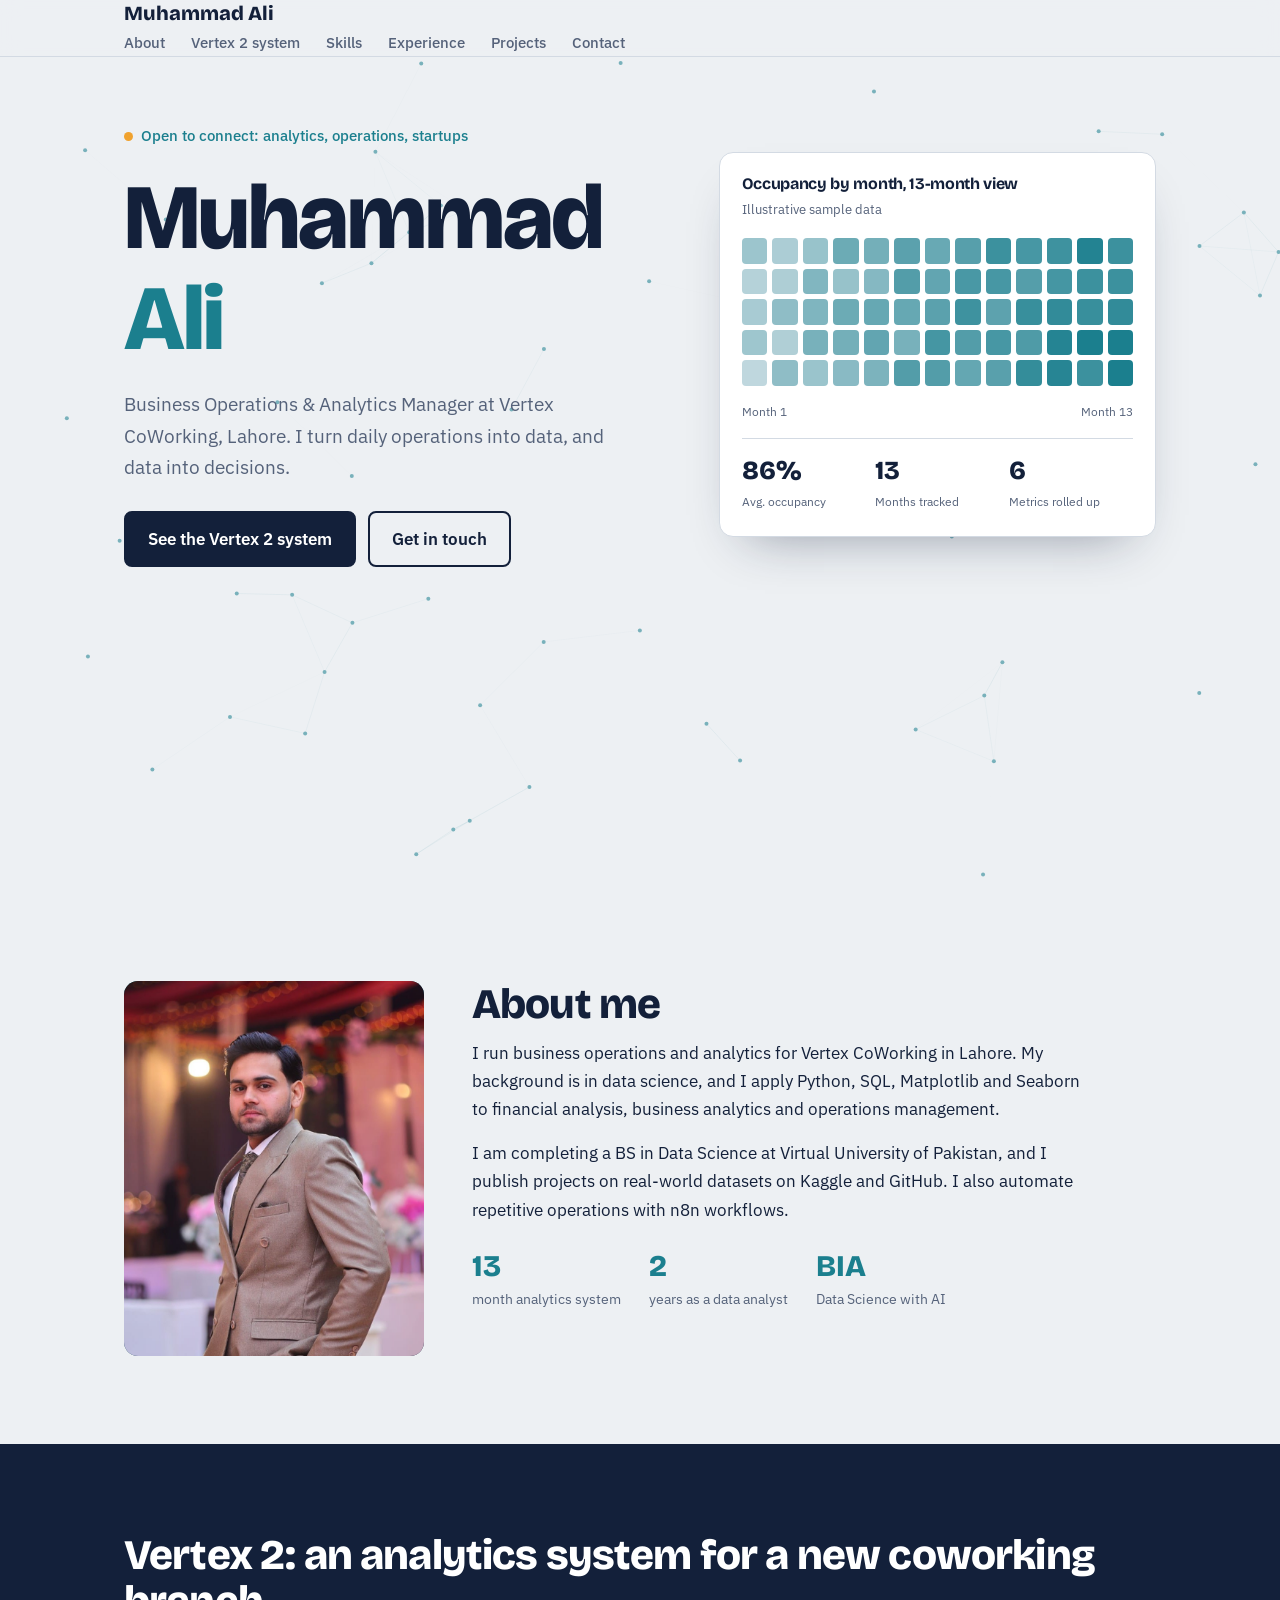
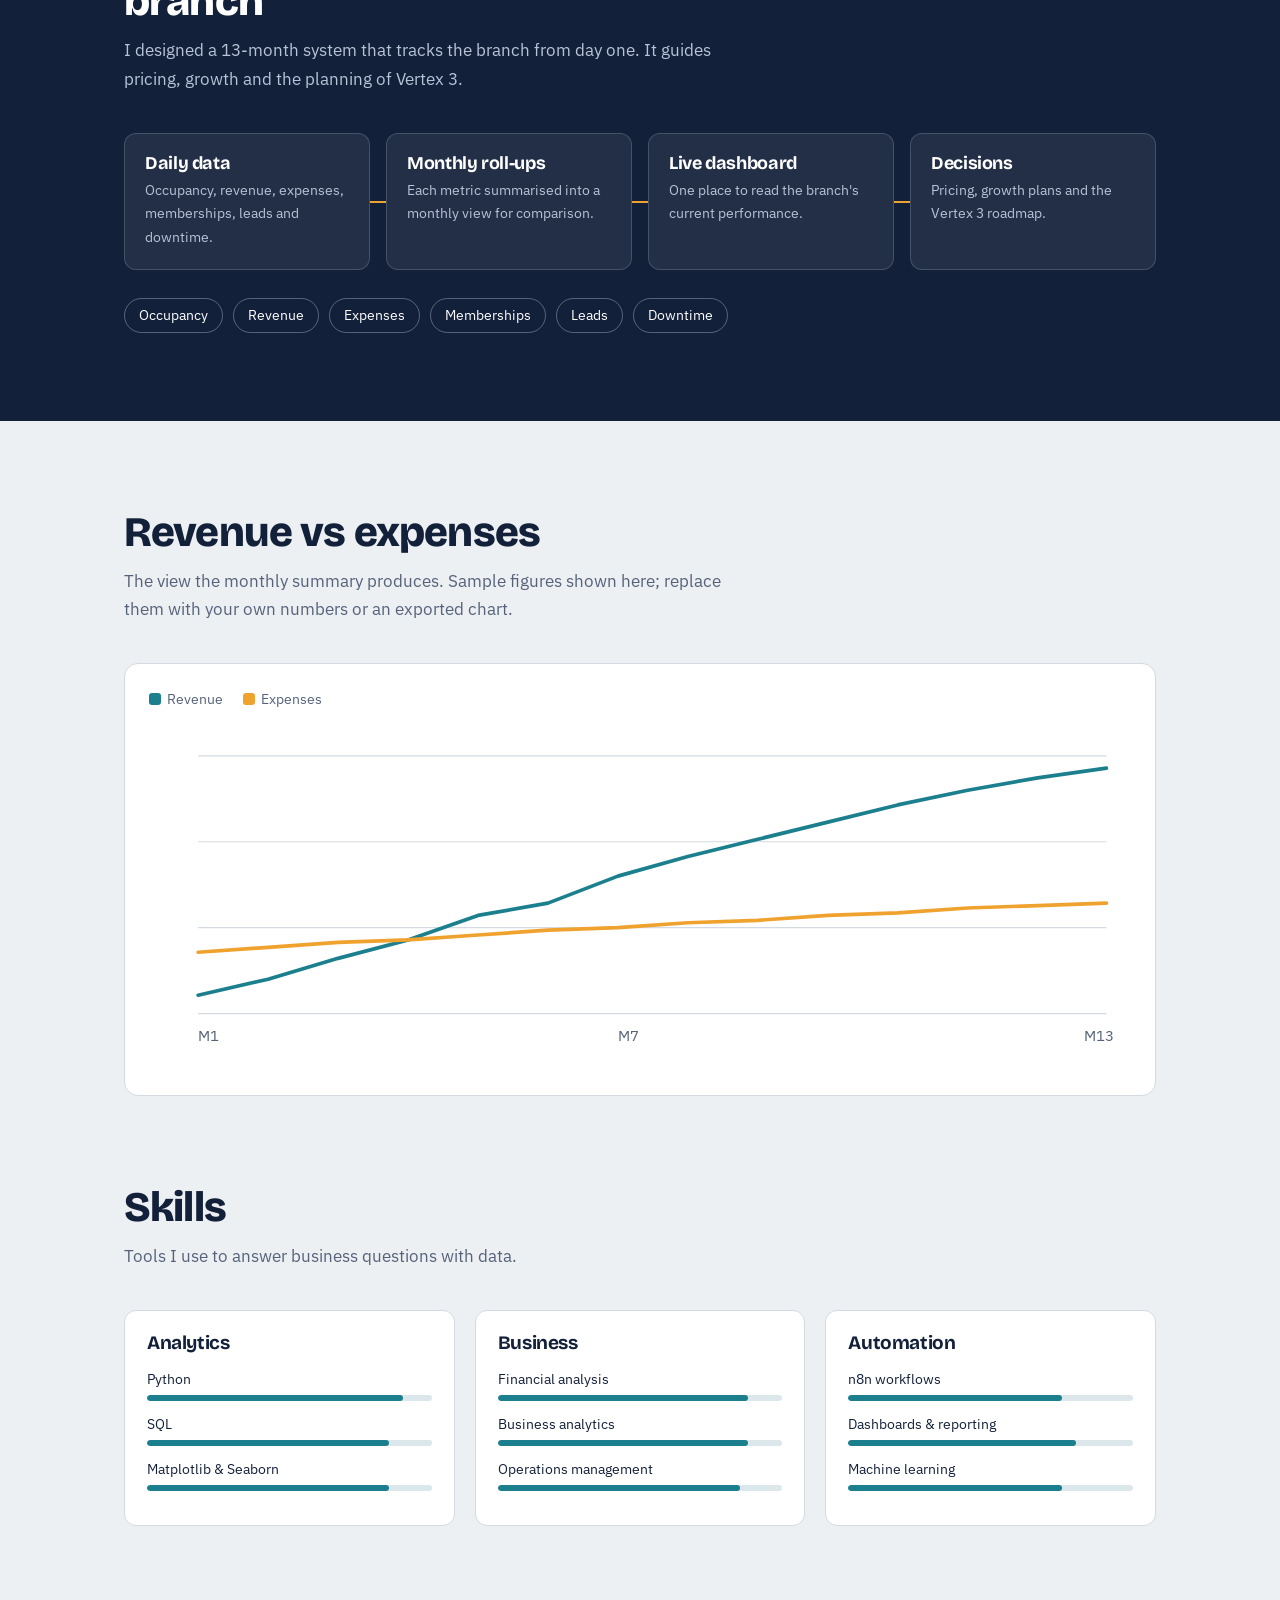
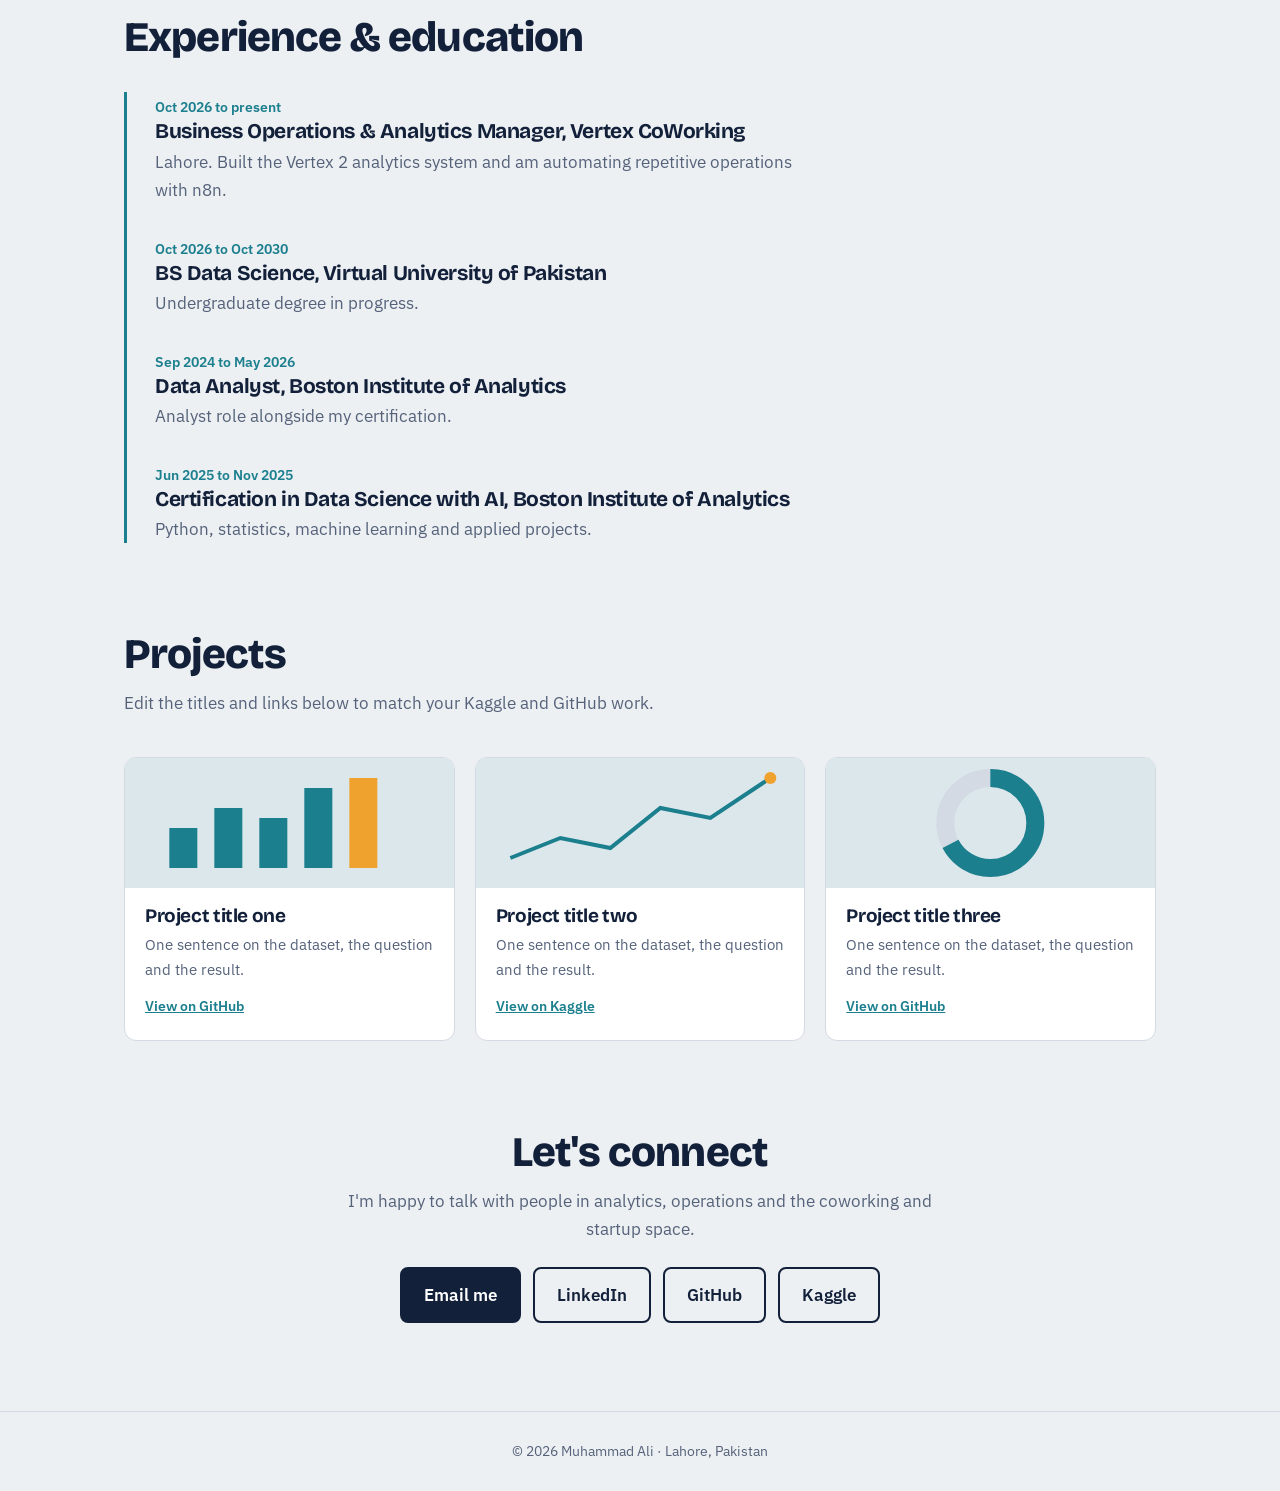
<file: index.html>
<!DOCTYPE html>
<html lang="en">
<head>
<meta charset="utf-8">
<meta name="viewport" content="width=device-width, initial-scale=1">
<title>Muhammad Ali | Business Operations & Analytics</title>
<meta name="description" content="Muhammad Ali, Business Operations & Analytics Manager at Vertex CoWorking, Lahore. Data science, financial analysis and operations automation.">
<link rel="preconnect" href="https://fonts.googleapis.com">
<link rel="preconnect" href="https://fonts.gstatic.com" crossorigin>
<link href="https://fonts.googleapis.com/css2?family=Bricolage+Grotesque:opsz,wght@12..96,500;12..96,700;12..96,800&family=IBM+Plex+Sans:wght@400;500;600&display=swap" rel="stylesheet">
<style>
:root{
  --paper:#EDF0F3; --card:#FFFFFF; --ink:#13203A; --muted:#55627A;
  --teal:#1B7F8E; --amber:#F0A22E; --line:#D3DAE3; --soft:#DCE7EC;
  --head:'Bricolage Grotesque',system-ui,sans-serif; --body:'IBM Plex Sans',system-ui,sans-serif;
}
*{box-sizing:border-box;margin:0}
html{scroll-behavior:smooth}
body{background:var(--paper);color:var(--ink);font:400 17px/1.65 var(--body)}
a{color:inherit}
:focus-visible{outline:3px solid var(--amber);outline-offset:3px}
.wrap{max-width:1080px;margin:0 auto;padding:0 24px}
section{padding:88px 0}
h1,h2,h3{font-family:var(--head);line-height:1.1;letter-spacing:-.02em}
h2{font-size:clamp(28px,4vw,42px);font-weight:800;margin-bottom:12px}
.lead{color:var(--muted);max-width:60ch;margin-bottom:40px}
nav{position:sticky;top:0;z-index:20;background:rgba(237,240,243,.88);backdrop-filter:blur(10px);border-bottom:1px solid var(--line)}
av .wrap{display:flex;justify-content:space-between;align-items:center;height:64px}
nav b{font:800 20px var(--head)}
nav ul{display:flex;gap:26px;list-style:none;padding:0}
nav a{text-decoration:none;font-weight:500;font-size:15px;color:var(--muted)}
nav a:hover{color:var(--ink)}
@media(max-width:700px){nav ul{display:none}}
#top{padding:64px 0 40px;min-height:calc(100vh - 64px)}
canvas#net{position:absolute;inset:0;width:100%;height:100%;z-index:0;opacity:.55}
.hero{position:relative;overflow:hidden}
.hero .wrap{position:relative;z-index:1;display:grid;grid-template-columns:1.25fr 1fr;gap:48px;align-items:center}
@media(max-width:860px){.hero .wrap{grid-template-columns:1fr}}
.tag{display:inline-flex;gap:8px;align-items:center;font-weight:500;font-size:15px;color:var(--teal);margin-bottom:18px}
.dot{width:9px;height:9px;border-radius:50%;background:var(--amber);animation:pulse 2s infinite}
@keyframes pulse{50%{box-shadow:0 0 0 8px rgba(240,162,46,0)}0%{box-shadow:0 0 0 0 rgba(240,162,46,.6)}}
h1{font-size:clamp(46px,8vw,92px);font-weight:800;margin-bottom:20px}
h1 span{display:block;overflow:hidden}
h1 span i{display:block;font-style:normal;transform:translateY(105%);animation:rise .9s cubic-bezier(.2,.8,.2,1) forwards}
h1 span:nth-child(2) i{animation-delay:.12s;color:var(--teal)}
@keyframes rise{to{transform:none}}
.sub{font-size:19px;color:var(--muted);max-width:46ch;margin-bottom:28px}
.btns{display:flex;gap:12px;flex-wrap:wrap}
.btn{padding:12px 22px;border-radius:8px;font-weight:600;text-decoration:none;border:2px solid var(--ink);transition:.2s}
.btn.p{background:var(--ink);color:#fff}
.btn.p:hover{background:var(--teal);border-color:var(--teal)}
.btn.s:hover{background:var(--ink);color:#fff}
.board{background:var(--card);border:1px solid var(--line);border-radius:14px;padding:22px;box-shadow:0 24px 50px -28px rgba(19,32,58,.45)}
.board h3{font-size:16px;font-weight:700;margin-bottom:2px}
.board small{color:var(--muted);font-size:13px}
.heat{display:grid;grid-template-columns:repeat(13,1fr);gap:5px;margin:16px 0}
.heat div{aspect-ratio:1;border-radius:4px;background:var(--soft);transition:background .5s}
.legend{display:flex;justify-content:space-between;font-size:12px;color:var(--muted)}
.kpis{display:grid;grid-template-columns:repeat(3,1fr);gap:10px;margin-top:16px;padding-top:16px;border-top:1px solid var(--line)}
.kpis b{display:block;font:800 26px var(--head)}
.kpis span{font-size:12px;color:var(--muted)}
.about{display:grid;grid-template-columns:300px 1fr;gap:48px;align-items:start}
@media(max-width:760px){.about{grid-template-columns:1fr}}
.photo{position:relative;width:100%;aspect-ratio:4/5;border-radius:14px;overflow:hidden;background:linear-gradient(150deg,var(--teal),var(--ink));display:grid;place-items:center;color:#fff;font:800 72px var(--head)}
.photo img{position:absolute;inset:0;width:100%;height:100%;object-fit:cover}
.about p{margin-bottom:16px;max-width:62ch}
.facts{display:flex;gap:28px;flex-wrap:wrap;margin-top:24px}
.facts b{display:block;font:800 30px var(--head);color:var(--teal)}
.facts span{font-size:14px;color:var(--muted)}
.band{background:var(--ink);color:#fff}
.band .lead{color:#B8C3D6}
.flow{display:grid;grid-template-columns:repeat(4,1fr);gap:16px}
@media(max-width:860px){.flow{grid-template-columns:1fr 1fr}}
.node{background:rgba(255,255,255,.07);border:1px solid rgba(255,255,255,.16);border-radius:12px;padding:20px;position:relative}
.node h3{font-size:18px;margin-bottom:6px}
.node p{font-size:14px;color:#B8C3D6}
.node:not(:last-child)::after{content:"";position:absolute;right:-17px;top:50%;width:16px;height:2px;background:var(--amber)}
@media(max-width:860px){.node::after{display:none}}
.metrics{display:flex;gap:10px;flex-wrap:wrap;margin-top:28px}
.chip{border:1px solid rgba(255,255,255,.3);border-radius:99px;padding:5px 14px;font-size:14px}
.chartbox{background:var(--card);border:1px solid var(--line);border-radius:14px;padding:24px;margin-top:8px}
svg text{font:12px var(--body);fill:var(--muted)}
.ln{fill:none;stroke-width:3;stroke-linecap:round;stroke-linejoin:round;stroke-dasharray:1200;stroke-dashoffset:1200}
.ln.on{animation:draw 2.2s ease forwards}
@keyframes draw{to{stroke-dashoffset:0}}
.key{display:flex;gap:20px;font-size:14px;margin-bottom:8px;color:var(--muted)}
.key i{display:inline-block;width:12px;height:12px;border-radius:3px;margin-right:6px;vertical-align:-1px}
.skills{display:grid;grid-template-columns:repeat(3,1fr);gap:20px}
@media(max-width:860px){.skills{grid-template-columns:1fr}}
.sk{background:var(--card);border:1px solid var(--line);border-radius:12px;padding:22px}
.sk h3{font-size:19px;margin-bottom:14px}
.bar{margin-bottom:12px}
.bar div{display:flex;justify-content:space-between;font-size:14px;margin-bottom:4px}
.bar em{display:block;height:6px;border-radius:3px;background:var(--soft);overflow:hidden}
.bar em::after{content:"";display:block;height:100%;width:0;background:var(--teal);border-radius:3px;transition:width 1.2s cubic-bezier(.2,.8,.2,1)}
.sk.on .bar em::after{width:var(--w)}
.tl{border-left:3px solid var(--teal);padding-left:28px;display:grid;gap:30px}
.tl h3{font-size:21px}
.tl small{color:var(--teal);font-weight:600;font-size:14px}
.tl p{color:var(--muted);max-width:64ch;margin-top:4px}
.proj{display:grid;grid-template-columns:repeat(3,1fr);gap:20px}
@media(max-width:860px){.proj{grid-template-columns:1fr}}
.pc{background:var(--card);border:1px solid var(--line);border-radius:12px;overflow:hidden;text-decoration:none;display:flex;flex-direction:column;transition:transform .25s,box-shadow .25s}
.pc:hover{transform:translateY(-4px);box-shadow:0 18px 36px -22px rgba(19,32,58,.5)}
.pc svg{display:block;width:100%;height:130px;background:var(--soft)}
.pc div{padding:18px 20px 22px}
.pc h3{font-size:19px;margin-bottom:6px}
.pc p{font-size:15px;color:var(--muted)}
.pc u{display:block;margin-top:12px;font-weight:600;font-size:14px;color:var(--teal)}
.contact{text-align:center}
.contact .btns{justify-content:center;margin-top:24px}
footer{padding:28px 0;text-align:center;font-size:14px;color:var(--muted);border-top:1px solid var(--line)}
@media(prefers-reduced-motion:reduce){*{animation:none!important;transition:none!important}h1 span i{transform:none}.ln{stroke-dashoffset:0}.bar em::after{width:var(--w)}}
</style>
</head>
<body>
<nav><div class="wrap"><b>Muhammad Ali</b><ul><li><a href="#about">About</a></li><li><a href="#system">Vertex 2 system</a></li><li><a href="#skills">Skills</a></li><li><a href="#experience">Experience</a></li><li><a href="#projects">Projects</a></li><li><a href="#contact">Contact</a></li></ul></div></nav>
<header class="hero" id="top"><canvas id="net" aria-hidden="true"></canvas><div class="wrap"><div><p class="tag"><span class="dot"></span>Open to connect: analytics, operations, startups</p><h1><span><i>Muhammad</i></span><span><i>Ali</i></span></h1><p class="sub">Business Operations &amp; Analytics Manager at Vertex CoWorking, Lahore. I turn daily operations into data, and data into decisions.</p><div class="btns"><a class="btn p" href="#system">See the Vertex 2 system</a><a class="btn s" href="#contact">Get in touch</a></div></div><div class="board" role="img" aria-label="Sample occupancy heatmap for 13 months"><h3>Occupancy by month, 13-month view</h3><small>Illustrative sample data</small><div class="heat" id="heat"></div><div class="legend"><span>Month 1</span><span>Month 13</span></div><div class="kpis"><div><b data-to="86" data-suf="%">0</b><span>Avg. occupancy</span></div><div><b data-to="13">0</b><span>Months tracked</span></div><div><b data-to="6">0</b><span>Metrics rolled up</span></div></div></div></div></header>
<section id="about"><div class="wrap about"><div class="photo">MA<img src="assets/profile.jpg" alt="Portrait of Muhammad Ali" onerror="this.remove()"></div><div><h2>About me</h2><p>I run business operations and analytics for Vertex CoWorking in Lahore. My background is in data science, and I apply Python, SQL, Matplotlib and Seaborn to financial analysis, business analytics and operations management.</p><p>I am completing a BS in Data Science at Virtual University of Pakistan, and I publish projects on real-world datasets on Kaggle and GitHub. I also automate repetitive operations with n8n workflows.</p><div class="facts"><div><b>13</b><span>month analytics system</span></div><div><b>2</b><span>years as a data analyst</span></div><div><b>BIA</b><span>Data Science with AI</span></div></div></div></div></section>
<section id="system" class="band"><div class="wrap"><h2>Vertex 2: an analytics system for a new coworking branch</h2><p class="lead">I designed a 13-month system that tracks the branch from day one. It guides pricing, growth and the planning of Vertex 3.</p><div class="flow"><div class="node"><h3>Daily data</h3><p>Occupancy, revenue, expenses, memberships, leads and downtime.</p></div><div class="node"><h3>Monthly roll-ups</h3><p>Each metric summarised into a monthly view for comparison.</p></div><div class="node"><h3>Live dashboard</h3><p>One place to read the branch's current performance.</p></div><div class="node"><h3>Decisions</h3><p>Pricing, growth plans and the Vertex 3 roadmap.</p></div></div><div class="metrics"><span class="chip">Occupancy</span><span class="chip">Revenue</span><span class="chip">Expenses</span><span class="chip">Memberships</span><span class="chip">Leads</span><span class="chip">Downtime</span></div></div></section>
<section><div class="wrap"><h2>Revenue vs expenses</h2><p class="lead">The view the monthly summary produces. Sample figures shown here; replace them with your own numbers or an exported chart.</p><div class="chartbox"><div class="key"><span><i style="background:var(--teal)"></i>Revenue</span><span><i style="background:var(--amber)"></i>Expenses</span></div><svg id="chart" viewBox="0 0 800 280" width="100%" role="img" aria-label="Line chart: revenue rising above expenses over 13 months"><g stroke="#D3DAE3"><line x1="40" y1="30" x2="780" y2="30"/><line x1="40" y1="100" x2="780" y2="100"/><line x1="40" y1="170" x2="780" y2="170"/><line x1="40" y1="240" x2="780" y2="240"/></g><path class="ln" id="l1" stroke="#1B7F8E" d="M40 225 L97 212 L154 195 L211 180 L268 160 L325 150 L382 128 L439 112 L496 98 L553 84 L610 70 L667 58 L724 48 L780 40"/><path class="ln" id="l2" stroke="#F0A22E" d="M40 190 L97 186 L154 182 L211 180 L268 176 L325 172 L382 170 L439 166 L496 164 L553 160 L610 158 L667 154 L724 152 L780 150"/><text x="40" y="262">M1</text><text x="382" y="262">M7</text><text x="762" y="262">M13</text></svg></div></div></section>
<section id="skills" style="padding-top:0"><div class="wrap"><h2>Skills</h2><p class="lead">Tools I use to answer business questions with data.</p><div class="skills"><div class="sk"><h3>Analytics</h3><div class="bar" style="--w:90%"><div><span>Python</span></div><em></em></div><div class="bar" style="--w:85%"><div><span>SQL</span></div><em></em></div><div class="bar" style="--w:85%"><div><span>Matplotlib &amp; Seaborn</span></div><em></em></div></div><div class="sk"><h3>Business</h3><div class="bar" style="--w:88%"><div><span>Financial analysis</span></div><em></em></div><div class="bar" style="--w:88%"><div><span>Business analytics</span></div><em></em></div><div class="bar" style="--w:85%"><div><span>Operations management</span></div><em></em></div></div><div class="sk"><h3>Automation</h3><div class="bar" style="--w:75%"><div><span>n8n workflows</span></div><em></em></div><div class="bar" style="--w:80%"><div><span>Dashboards &amp; reporting</span></div><em></em></div><div class="bar" style="--w:75%"><div><span>Machine learning</span></div><em></em></div></div></div></div></section>
<section id="experience" style="padding-top:0"><div class="wrap"><h2>Experience &amp; education</h2><p class="lead" style="margin-bottom:32px"></p><div class="tl"><div><small>Oct 2026 to present</small><h3>Business Operations &amp; Analytics Manager, Vertex CoWorking</h3><p>Lahore. Built the Vertex 2 analytics system and am automating repetitive operations with n8n.</p></div><div><small>Oct 2026 to Oct 2030</small><h3>BS Data Science, Virtual University of Pakistan</h3><p>Undergraduate degree in progress.</p></div><div><small>Sep 2024 to May 2026</small><h3>Data Analyst, Boston Institute of Analytics</h3><p>Analyst role alongside my certification.</p></div><div><small>Jun 2025 to Nov 2025</small><h3>Certification in Data Science with AI, Boston Institute of Analytics</h3><p>Python, statistics, machine learning and applied projects.</p></div></div></div></section>
<section id="projects" style="padding-top:0"><div class="wrap"><h2>Projects</h2><p class="lead">Edit the titles and links below to match your Kaggle and GitHub work.</p><div class="proj"><a class="pc" href="https://github.com/MUHAMMADALI83"><svg viewBox="0 0 300 130" aria-hidden="true"><g fill="#1B7F8E"><rect x="30" y="70" width="28" height="40"/><rect x="75" y="50" width="28" height="60"/><rect x="120" y="60" width="28" height="50"/><rect x="165" y="30" width="28" height="80"/><rect x="210" y="20" width="28" height="90" fill="#F0A22E"/></g></svg><div><h3>Project title one</h3><p>One sentence on the dataset, the question and the result.</p><u>View on GitHub</u></div></a><a class="pc" href="https://www.kaggle.com/alimuhammad83"><svg viewBox="0 0 300 130" aria-hidden="true"><polyline points="20,100 70,80 120,90 170,50 220,60 280,20" fill="none" stroke="#1B7F8E" stroke-width="4"/><circle cx="280" cy="20" r="6" fill="#F0A22E"/></svg><div><h3>Project title two</h3><p>One sentence on the dataset, the question and the result.</p><u>View on Kaggle</u></div></a><a class="pc" href="https://github.com/MUHAMMADALI83"><svg viewBox="0 0 300 130" aria-hidden="true"><circle cx="150" cy="65" r="45" fill="none" stroke="#D3DAE3" stroke-width="18"/><circle cx="150" cy="65" r="45" fill="none" stroke="#1B7F8E" stroke-width="18" stroke-dasharray="190 283" transform="rotate(-90 150 65)"/></svg><div><h3>Project title three</h3><p>One sentence on the dataset, the question and the result.</p><u>View on GitHub</u></div></a></div></div></section>
<section id="contact" class="contact" style="padding-top:0"><div class="wrap"><h2>Let's connect</h2><p class="lead" style="margin:0 auto">I'm happy to talk with people in analytics, operations and the coworking and startup space.</p><div class="btns"><a class="btn p" href="mailto:alimuhammadmaqbool83@gmail.com">Email me</a><a class="btn s" href="https://www.linkedin.com/in/muhammadali-748114368">LinkedIn</a><a class="btn s" href="https://github.com/MUHAMMADALI83">GitHub</a><a class="btn s" href="https://www.kaggle.com/alimuhammad83">Kaggle</a></div></div></section>
<footer>© <span id="yr"></span> Muhammad Ali · Lahore, Pakistan</footer>
<script>
const reduce=matchMedia('(prefers-reduced-motion:reduce)').matches;
document.getElementById('yr').textContent=new Date().getFullYear();
const heat=document.getElementById('heat');
const vals=[.25,.32,.4,.48,.55,.6,.66,.72,.78,.82,.88,.92,.95];
for(let r=0;r<5;r++)vals.forEach((v,c)=>{const d=document.createElement('div');heat.appendChild(d);const lvl=Math.min(1,Math.max(.1,v+(Math.random()-.5)*.25));setTimeout(()=>{d.style.background=`color-mix(in srgb,#1B7F8E ${Math.round(lvl*100)}%,#DCE7EC)`},reduce?0:300+c*70+r*40)});
document.querySelectorAll('[data-to]').forEach(el=>{const to=+el.dataset.to,suf=el.dataset.suf||'';if(reduce){el.textContent=to+suf;return}const t0=performance.now();(function tick(t){const p=Math.min(1,(t-t0)/1600);el.textContent=Math.round(to*p)+suf;if(p<1)requestAnimationFrame(tick)})(t0)});
const cv=document.getElementById('net'),ctx=cv.getContext('2d');let pts=[];
function size(){cv.width=cv.offsetWidth;cv.height=cv.offsetHeight;pts=Array.from({length:Math.min(60,cv.width/20)},()=>({x:Math.random()*cv.width,y:Math.random()*cv.height,vx:(Math.random()-.5)*.3,vy:(Math.random()-.5)*.3}))}
function frame(){ctx.clearRect(0,0,cv.width,cv.height);pts.forEach(p=>{p.x+=p.vx;p.y+=p.vy;if(p.x<0||p.x>cv.width)p.vx*=-1;if(p.y<0||p.y>cv.height)p.vy*=-1;ctx.fillStyle='#1B7F8E';ctx.beginPath();ctx.arc(p.x,p.y,2,0,7);ctx.fill()});for(let i=0;i<pts.length;i++)for(let j=i+1;j<pts.length;j++){const d=Math.hypot(pts[i].x-pts[j].x,pts[i].y-pts[j].y);if(d<120){ctx.strokeStyle=`rgba(27,127,142,${.18*(1-d/120)})`;ctx.beginPath();ctx.moveTo(pts[i].x,pts[i].y);ctx.lineTo(pts[j].x,pts[j].y);ctx.stroke()}}if(!reduce)requestAnimationFrame(frame)}
size();frame();addEventListener('resize',size);
const io=new IntersectionObserver(es=>es.forEach(e=>{if(!e.isIntersecting)return;e.target.classList.add('on');io.unobserve(e.target)}),{threshold:.35});document.querySelectorAll('.ln,.sk').forEach(el=>io.observe(el));
</script>
</body>
</html>
</file>
